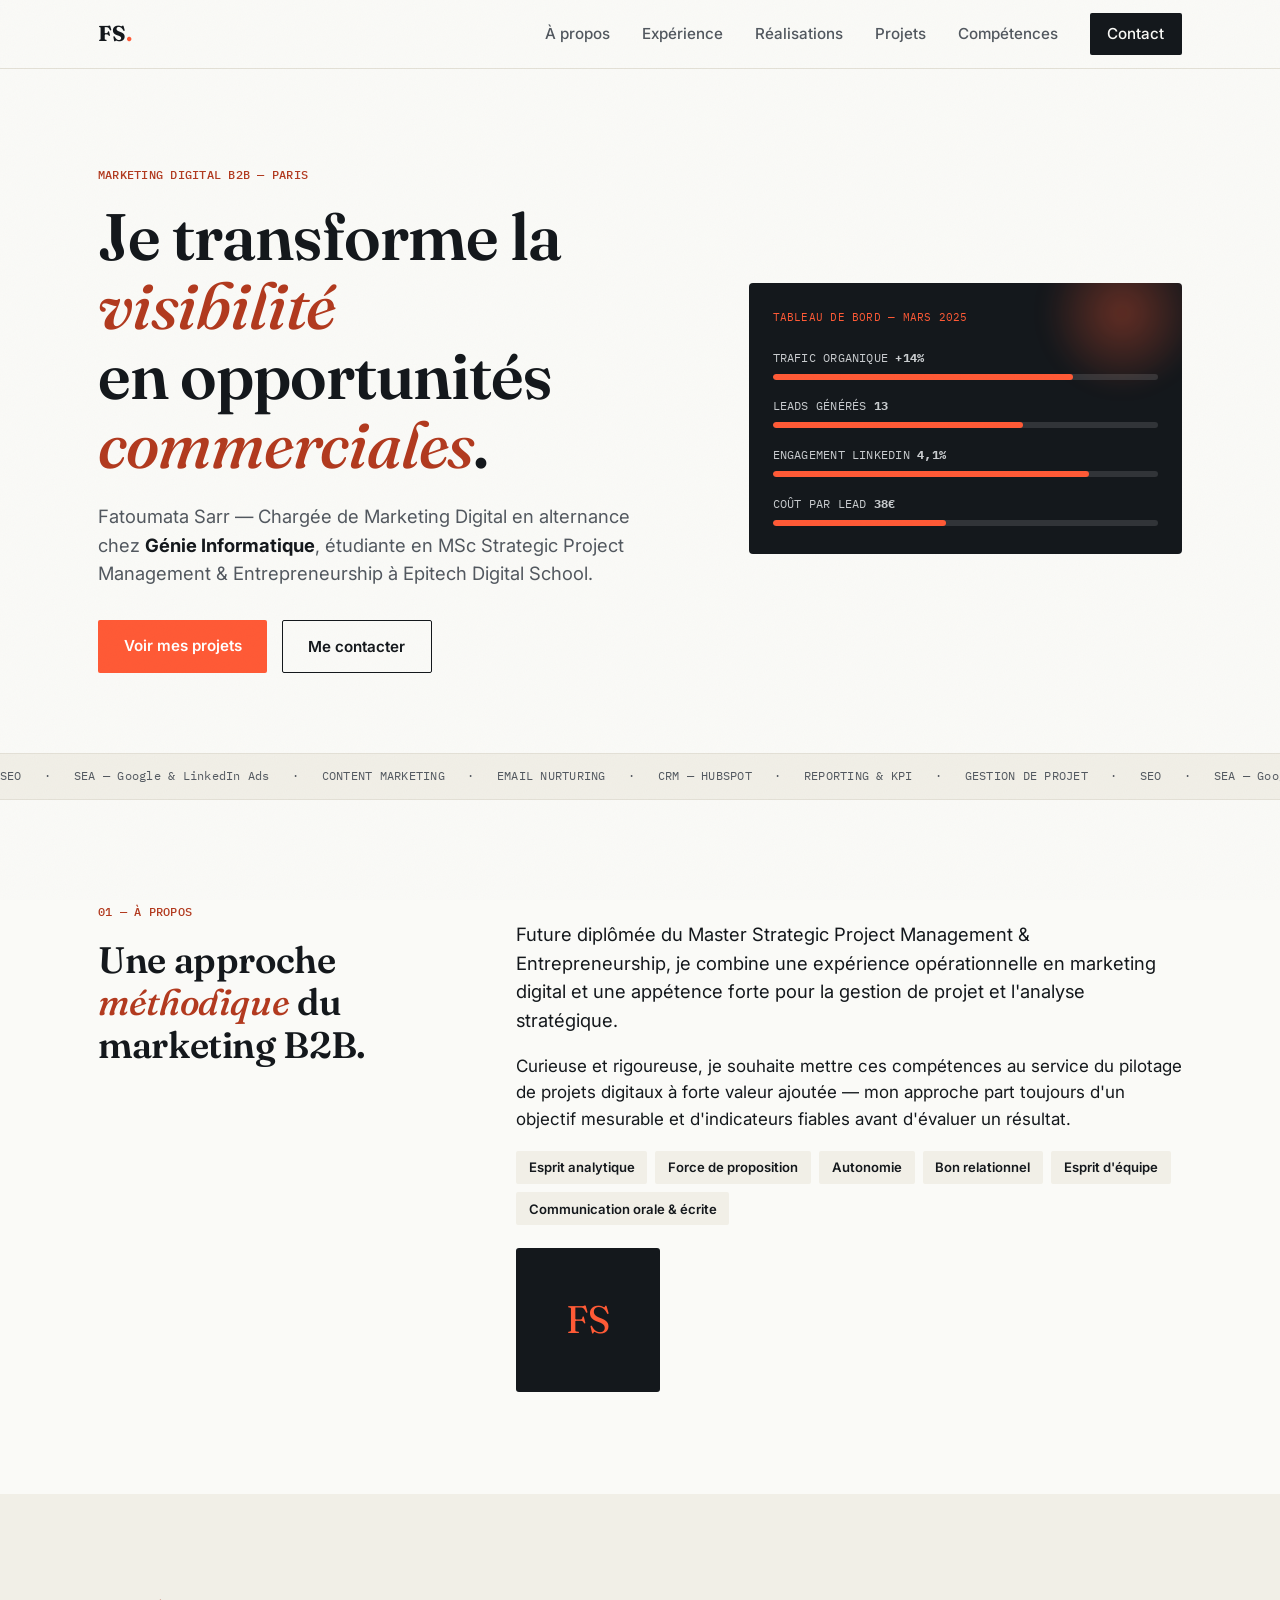
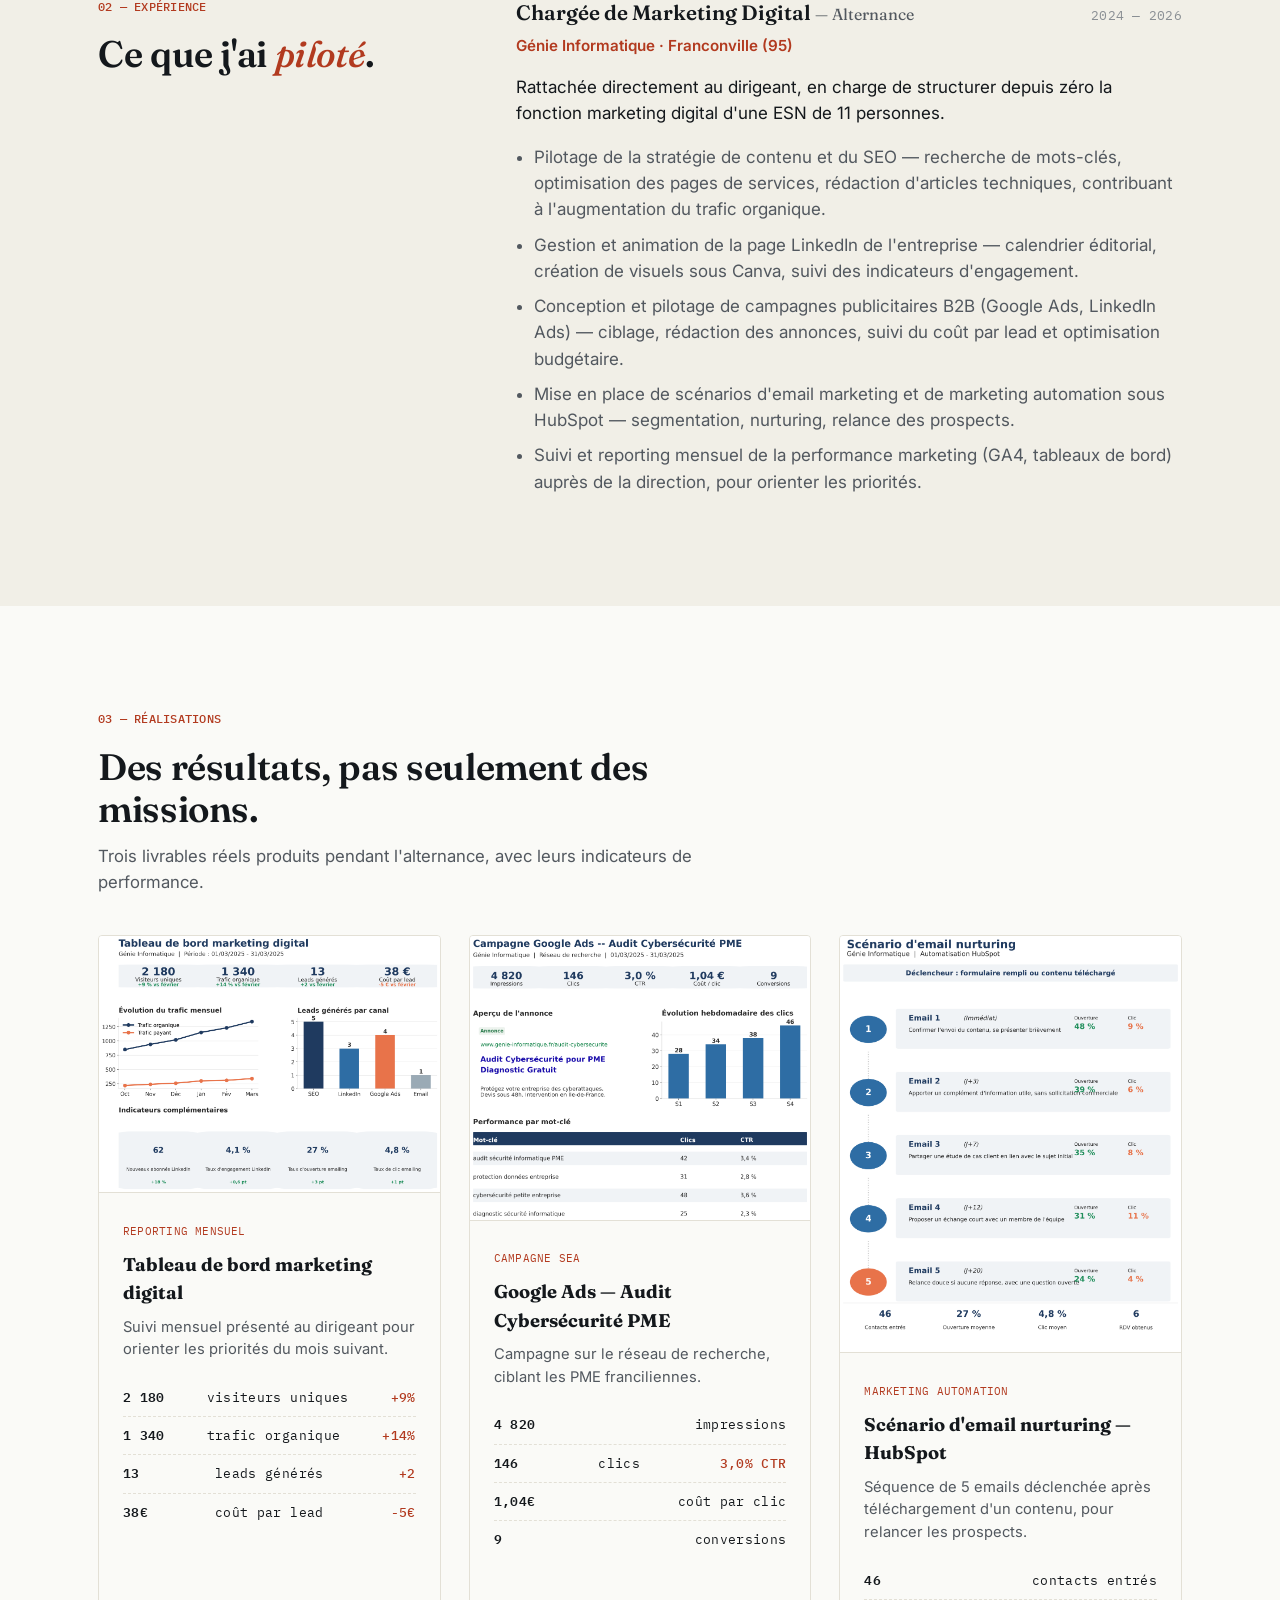
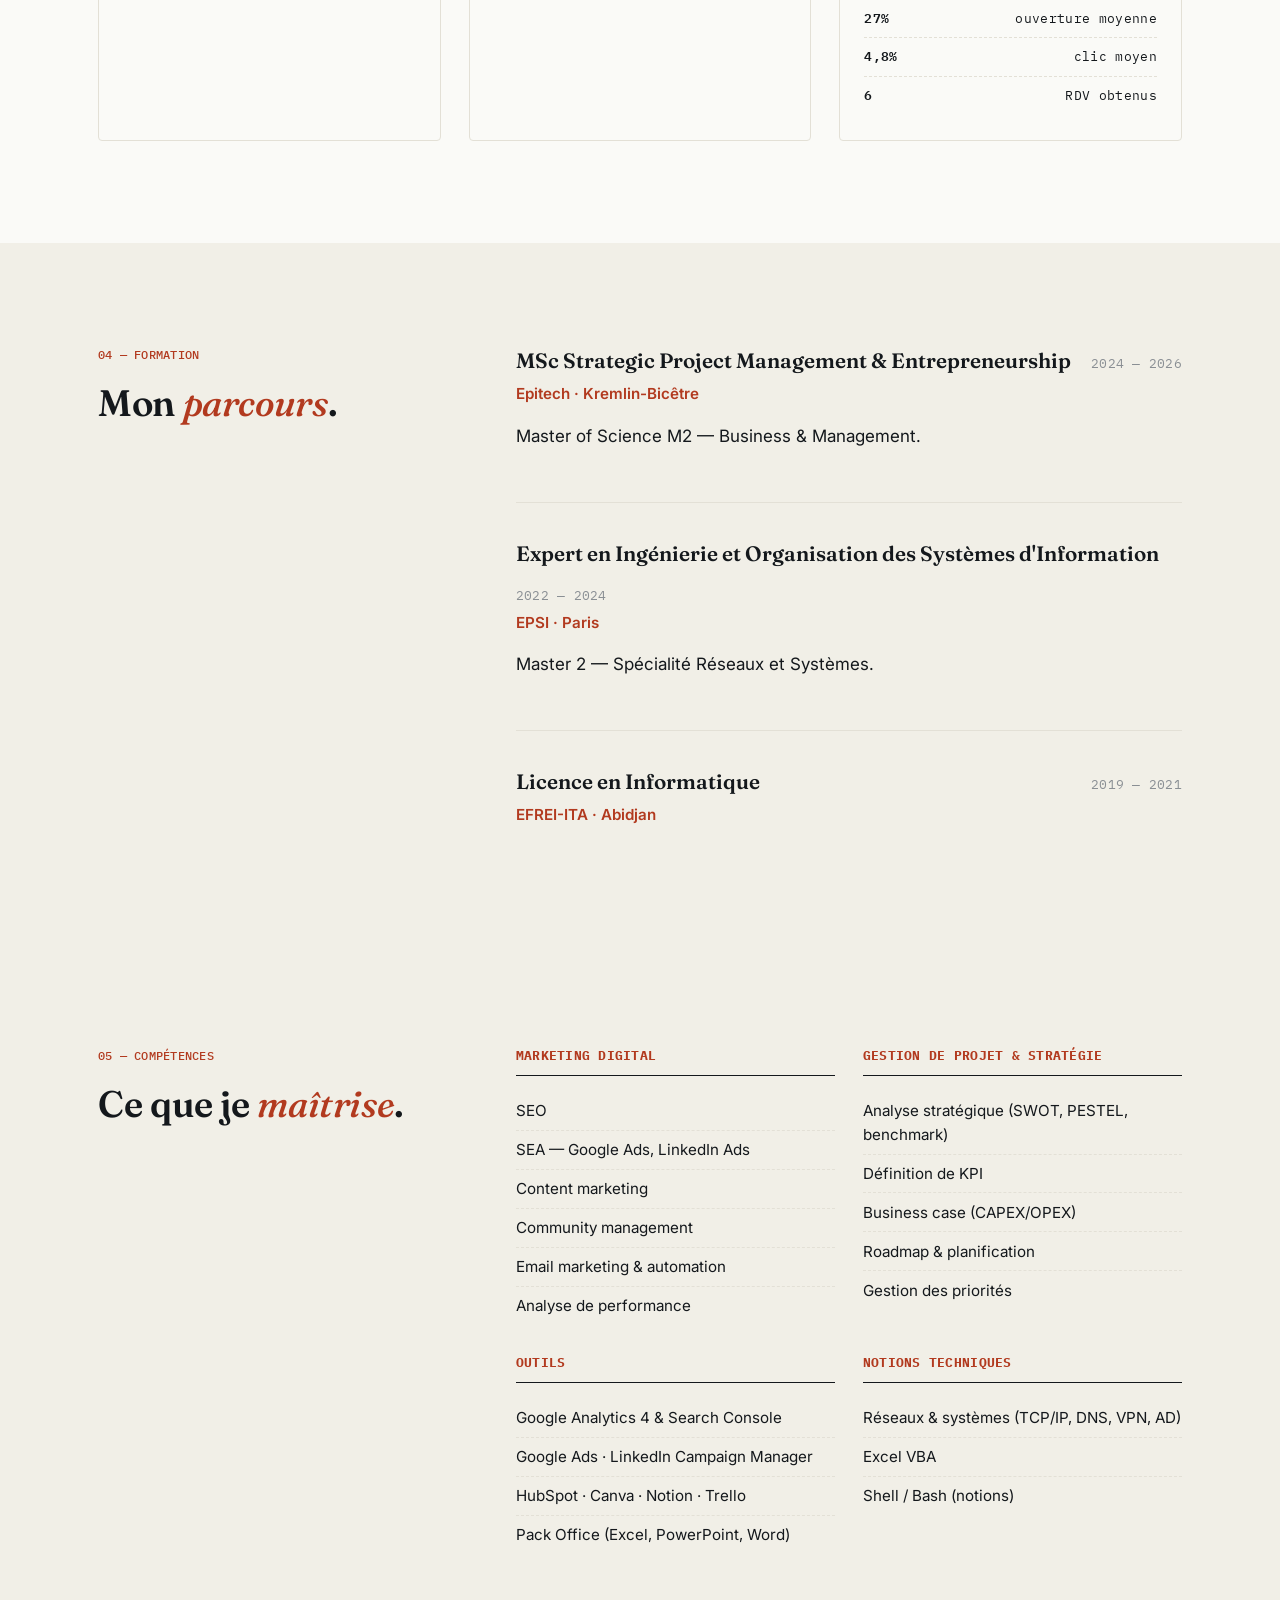
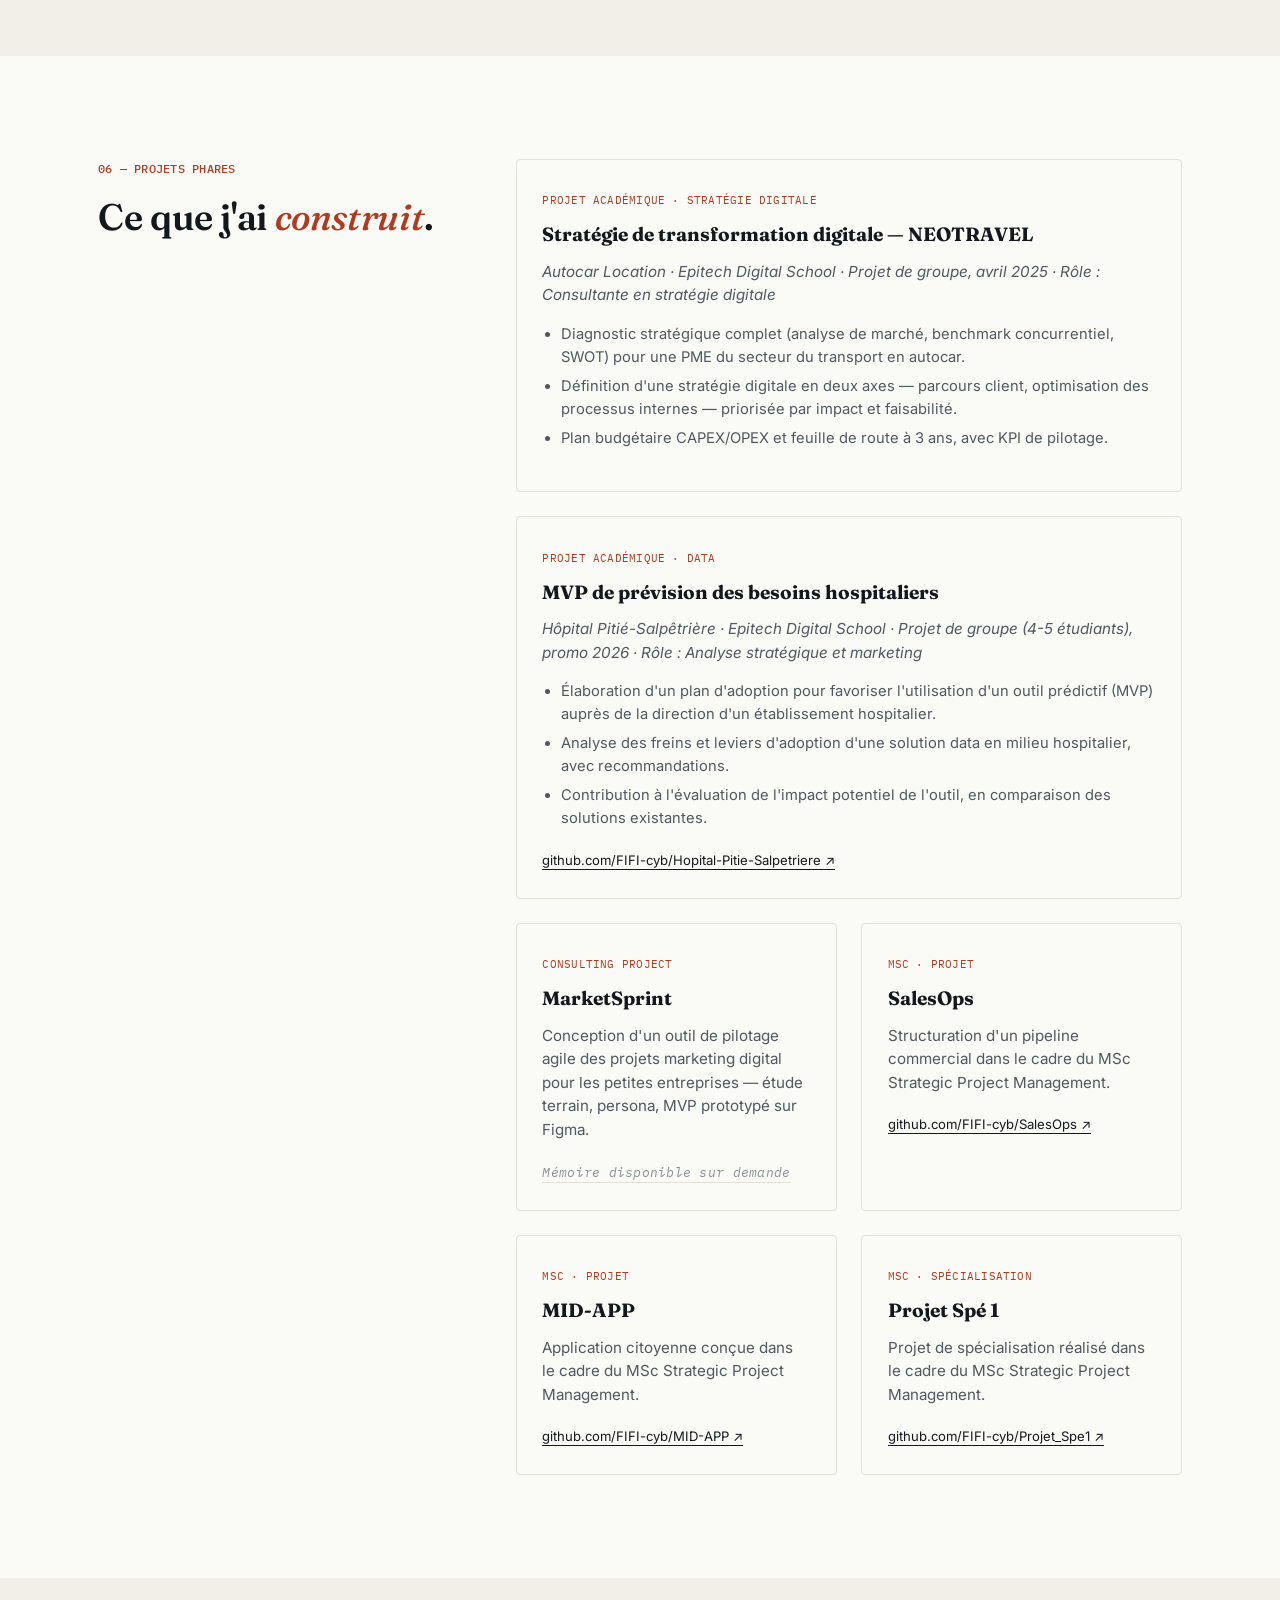
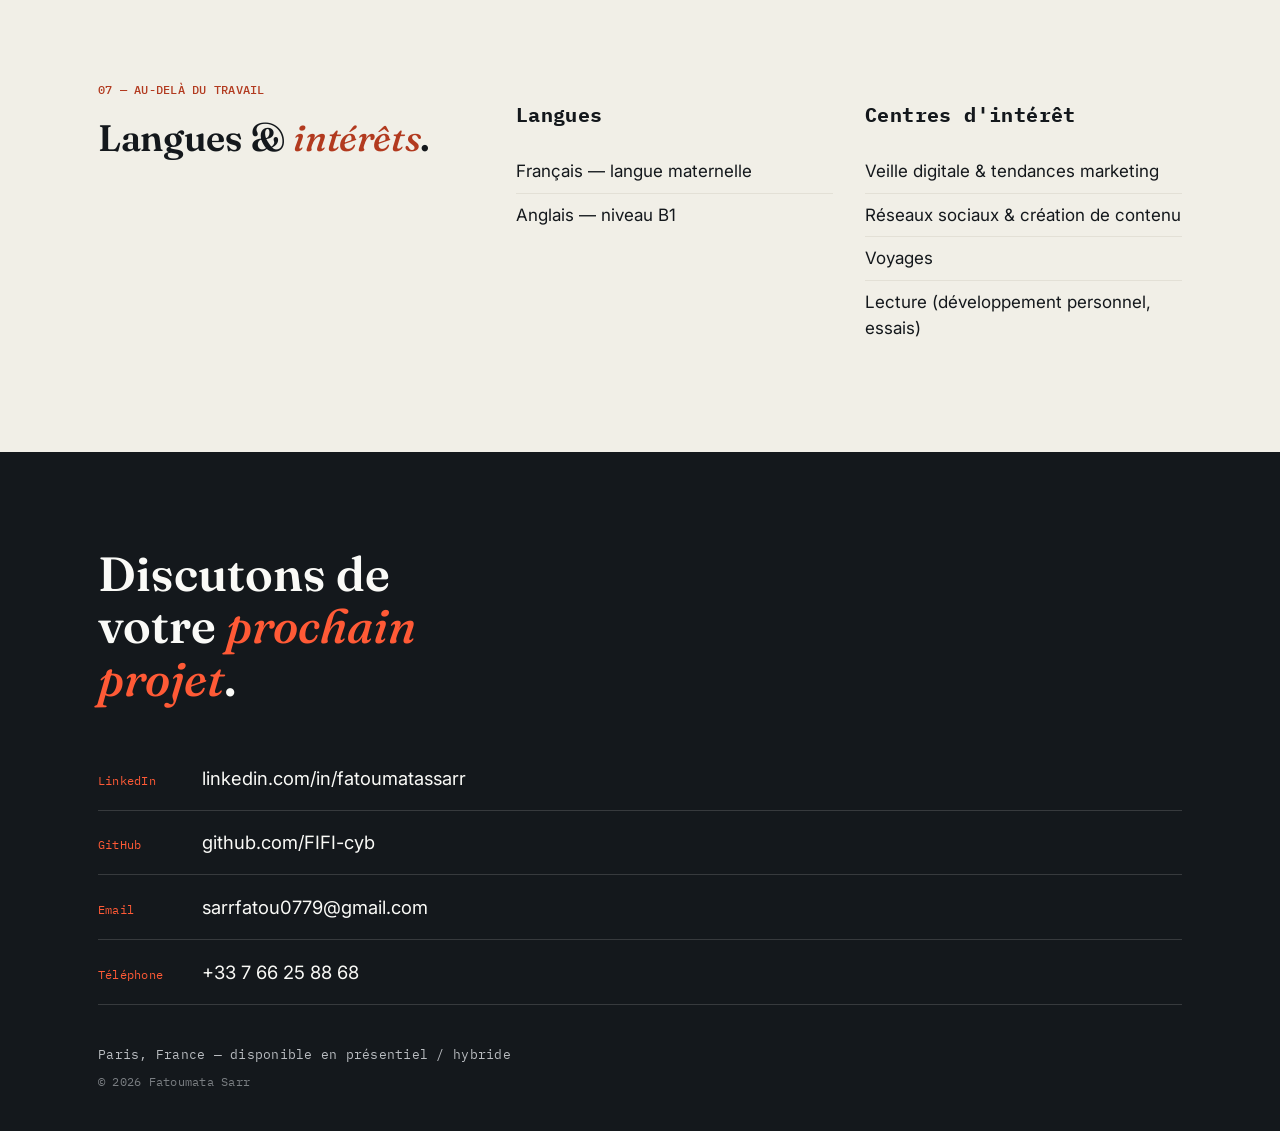
<file: index.html>
<!DOCTYPE html>
<html lang="fr">
<head>
<meta charset="UTF-8">
<meta name="viewport" content="width=device-width, initial-scale=1.0">
<title>Fatoumata Sarr — Marketing Digital &amp; Pilotage de projets</title>
<meta name="description" content="Portfolio de Fatoumata Sarr — Chargée de Marketing Digital en alternance chez Génie Informatique, étudiante MSc Strategic Project Management &amp; Entrepreneurship.">

<link rel="preconnect" href="https://fonts.googleapis.com">
<link rel="preconnect" href="https://fonts.gstatic.com" crossorigin>
<link href="https://fonts.googleapis.com/css2?family=Fraunces:ital,opsz,wght@0,9..144,400;0,9..144,600;0,9..144,700;1,9..144,500&family=Inter:wght@400;500;600;700&family=IBM+Plex+Mono:wght@400;500&display=swap" rel="stylesheet">

<link rel="stylesheet" href="style.css">
</head>
<body>

<div class="grain" aria-hidden="true"></div>

<a class="skip-link" href="#main">Aller au contenu</a>

<header class="site-header">
  <div class="wrap header-inner">
    <a href="#top" class="logo">FS<span class="dot">.</span></a>
    <button class="nav-toggle" id="navToggle" aria-expanded="false" aria-controls="primaryNav">
      <span></span><span></span><span></span>
      <span class="sr-only">Menu</span>
    </button>
    <nav id="primaryNav" class="primary-nav">
      <a href="#apropos">À&nbsp;propos</a>
      <a href="#experience">Expérience</a>
      <a href="#realisations">Réalisations</a>
      <a href="#projets">Projets</a>
      <a href="#competences">Compétences</a>
      <a href="#contact" class="nav-cta">Contact</a>
    </nav>
  </div>
</header>

<main id="main">

  <!-- ============ HERO ============ -->
  <section class="hero" id="top">
    <div class="wrap hero-grid">
      <div class="hero-copy">
        <p class="eyebrow mono">Marketing digital B2B — Paris</p>
        <h1 class="hero-title">
          Je transforme la <em>visibilité</em><br>
          en opportunités <em>commerciales</em>.
        </h1>
        <p class="hero-sub">
          Fatoumata Sarr — Chargée de Marketing Digital en alternance chez
          <strong>Génie Informatique</strong>, étudiante en MSc Strategic Project Management &amp; Entrepreneurship
          à Epitech Digital School.
        </p>
        <div class="hero-actions">
          <a href="#projets" class="btn btn-primary">Voir mes projets</a>
          <a href="#contact" class="btn btn-ghost">Me contacter</a>
        </div>
      </div>

      <div class="hero-card" aria-hidden="true">
        <div class="hero-card-glow"></div>
        <span class="hero-card-tag mono">tableau de bord — mars 2025</span>
        <div class="hero-card-row">
          <span class="hero-card-label mono">Trafic organique <b>+14%</b></span>
          <span class="hero-card-bar"><i style="width:78%"></i></span>
        </div>
        <div class="hero-card-row">
          <span class="hero-card-label mono">Leads générés <b>13</b></span>
          <span class="hero-card-bar"><i style="width:65%"></i></span>
        </div>
        <div class="hero-card-row">
          <span class="hero-card-label mono">Engagement LinkedIn <b>4,1%</b></span>
          <span class="hero-card-bar"><i style="width:82%"></i></span>
        </div>
        <div class="hero-card-row">
          <span class="hero-card-label mono">Coût par lead <b>38€</b></span>
          <span class="hero-card-bar"><i style="width:45%"></i></span>
        </div>
      </div>
    </div>

    <!-- signature KPI ticker -->
    <div class="ticker-wrap" role="presentation">
      <div class="ticker mono">
        <span>SEO</span><span>·</span>
        <span>SEA — Google &amp; LinkedIn Ads</span><span>·</span>
        <span>CONTENT MARKETING</span><span>·</span>
        <span>EMAIL NURTURING</span><span>·</span>
        <span>CRM — HUBSPOT</span><span>·</span>
        <span>REPORTING &amp; KPI</span><span>·</span>
        <span>GESTION DE PROJET</span><span>·</span>
        <span aria-hidden="true">SEO</span><span aria-hidden="true">·</span>
        <span aria-hidden="true">SEA — Google &amp; LinkedIn Ads</span><span aria-hidden="true">·</span>
        <span aria-hidden="true">CONTENT MARKETING</span><span aria-hidden="true">·</span>
        <span aria-hidden="true">EMAIL NURTURING</span><span aria-hidden="true">·</span>
        <span aria-hidden="true">CRM — HUBSPOT</span><span aria-hidden="true">·</span>
        <span aria-hidden="true">REPORTING &amp; KPI</span><span aria-hidden="true">·</span>
        <span aria-hidden="true">GESTION DE PROJET</span><span aria-hidden="true">·</span>
      </div>
    </div>
  </section>

  <!-- ============ À PROPOS ============ -->
  <section class="section" id="apropos">
    <div class="wrap section-grid">
      <div class="section-head">
        <p class="eyebrow mono">01 — À propos</p>
        <h2>Une approche <em>méthodique</em> du marketing B2B.</h2>
      </div>
      <div class="section-body">
        <p class="lede">
          Future diplômée du Master Strategic Project Management &amp; Entrepreneurship, je combine
          une expérience opérationnelle en marketing digital et une appétence forte pour la gestion
          de projet et l'analyse stratégique.
        </p>
        <p>
          Curieuse et rigoureuse, je souhaite mettre ces compétences au service du pilotage de projets
          digitaux à forte valeur ajoutée — mon approche part toujours d'un objectif mesurable et
          d'indicateurs fiables avant d'évaluer un résultat.
        </p>
        <ul class="points-forts">
          <li>Esprit analytique</li>
          <li>Force de proposition</li>
          <li>Autonomie</li>
          <li>Bon relationnel</li>
          <li>Esprit d'équipe</li>
          <li>Communication orale &amp; écrite</li>
        </ul>
        <div class="portrait" aria-hidden="true">
          <span class="portrait-initials">FS</span>
        </div>
      </div>
    </div>
  </section>

  <!-- ============ EXPÉRIENCE ============ -->
  <section class="section section-alt" id="experience">
    <div class="wrap section-grid">
      <div class="section-head">
        <p class="eyebrow mono">02 — Expérience</p>
        <h2>Ce que j'ai <em>piloté</em>.</h2>
      </div>
      <div class="section-body">

        <article class="xp-item">
          <div class="xp-top">
            <h3>Chargée de Marketing Digital <span class="xp-type">— Alternance</span></h3>
            <span class="xp-date mono">2024 — 2026</span>
          </div>
          <p class="xp-place">Génie Informatique · Franconville (95)</p>
          <p>
            Rattachée directement au dirigeant, en charge de structurer depuis zéro la fonction
            marketing digital d'une ESN de 11 personnes.
          </p>
          <ul class="xp-list">
            <li>Pilotage de la stratégie de contenu et du SEO — recherche de mots-clés, optimisation des pages de services, rédaction d'articles techniques, contribuant à l'augmentation du trafic organique.</li>
            <li>Gestion et animation de la page LinkedIn de l'entreprise — calendrier éditorial, création de visuels sous Canva, suivi des indicateurs d'engagement.</li>
            <li>Conception et pilotage de campagnes publicitaires B2B (Google Ads, LinkedIn Ads) — ciblage, rédaction des annonces, suivi du coût par lead et optimisation budgétaire.</li>
            <li>Mise en place de scénarios d'email marketing et de marketing automation sous HubSpot — segmentation, nurturing, relance des prospects.</li>
            <li>Suivi et reporting mensuel de la performance marketing (GA4, tableaux de bord) auprès de la direction, pour orienter les priorités.</li>
          </ul>
        </article>

      </div>
    </div>
  </section>

  <!-- ============ RÉALISATIONS ============ -->
  <section class="section" id="realisations">
    <div class="wrap">
      <div class="realisations-head">
        <p class="eyebrow mono">03 — Réalisations</p>
        <h2>Des résultats, pas seulement des missions.</h2>
        <p class="lede">Trois livrables réels produits pendant l'alternance, avec leurs indicateurs de performance.</p>
      </div>

      <div class="case-grid">

        <article class="case-card">
          <img src="dashboard.png" alt="Tableau de bord marketing digital — Génie Informatique, mars 2025" loading="lazy">
          <div class="case-body">
            <span class="project-tag mono">Reporting mensuel</span>
            <h3>Tableau de bord marketing digital</h3>
            <p>Suivi mensuel présenté au dirigeant pour orienter les priorités du mois suivant.</p>
            <ul class="case-stats mono">
              <li><b>2 180</b> visiteurs uniques <span>+9%</span></li>
              <li><b>1 340</b> trafic organique <span>+14%</span></li>
              <li><b>13</b> leads générés <span>+2</span></li>
              <li><b>38€</b> coût par lead <span>-5€</span></li>
            </ul>
          </div>
        </article>

        <article class="case-card">
          <img src="google-ads.png" alt="Campagne Google Ads — Audit Cybersécurité PME" loading="lazy">
          <div class="case-body">
            <span class="project-tag mono">Campagne SEA</span>
            <h3>Google Ads — Audit Cybersécurité PME</h3>
            <p>Campagne sur le réseau de recherche, ciblant les PME franciliennes.</p>
            <ul class="case-stats mono">
              <li><b>4 820</b> impressions</li>
              <li><b>146</b> clics <span>3,0% CTR</span></li>
              <li><b>1,04€</b> coût par clic</li>
              <li><b>9</b> conversions</li>
            </ul>
          </div>
        </article>

        <article class="case-card">
          <img src="email-nurturing.png" alt="Scénario d'email nurturing automatisé sous HubSpot" loading="lazy">
          <div class="case-body">
            <span class="project-tag mono">Marketing automation</span>
            <h3>Scénario d'email nurturing — HubSpot</h3>
            <p>Séquence de 5 emails déclenchée après téléchargement d'un contenu, pour relancer les prospects.</p>
            <ul class="case-stats mono">
              <li><b>46</b> contacts entrés</li>
              <li><b>27%</b> ouverture moyenne</li>
              <li><b>4,8%</b> clic moyen</li>
              <li><b>6</b> RDV obtenus</li>
            </ul>
          </div>
        </article>

      </div>
    </div>
  </section>

  <!-- ============ FORMATION ============ -->
  <section class="section section-alt" id="formation">
    <div class="wrap section-grid">
      <div class="section-head">
        <p class="eyebrow mono">04 — Formation</p>
        <h2>Mon <em>parcours</em>.</h2>
      </div>
      <div class="section-body">
        <article class="xp-item">
          <div class="xp-top">
            <h3>MSc Strategic Project Management &amp; Entrepreneurship</h3>
            <span class="xp-date mono">2024 — 2026</span>
          </div>
          <p class="xp-place">Epitech · Kremlin-Bicêtre</p>
          <p>Master of Science M2 — Business &amp; Management.</p>
        </article>

        <article class="xp-item">
          <div class="xp-top">
            <h3>Expert en Ingénierie et Organisation des Systèmes d'Information</h3>
            <span class="xp-date mono">2022 — 2024</span>
          </div>
          <p class="xp-place">EPSI · Paris</p>
          <p>Master 2 — Spécialité Réseaux et Systèmes.</p>
        </article>

        <article class="xp-item">
          <div class="xp-top">
            <h3>Licence en Informatique</h3>
            <span class="xp-date mono">2019 — 2021</span>
          </div>
          <p class="xp-place">EFREI-ITA · Abidjan</p>
        </article>
      </div>
    </div>
  </section>

  <!-- ============ COMPÉTENCES ============ -->
  <section class="section section-alt" id="competences">
    <div class="wrap section-grid">
      <div class="section-head">
        <p class="eyebrow mono">05 — Compétences</p>
        <h2>Ce que je <em>maîtrise</em>.</h2>
      </div>
      <div class="section-body">
        <div class="skills-grid skills-grid-4">
          <div class="skill-card">
            <h3 class="mono">Marketing digital</h3>
            <ul>
              <li>SEO</li>
              <li>SEA — Google Ads, LinkedIn Ads</li>
              <li>Content marketing</li>
              <li>Community management</li>
              <li>Email marketing &amp; automation</li>
              <li>Analyse de performance</li>
            </ul>
          </div>
          <div class="skill-card">
            <h3 class="mono">Gestion de projet &amp; stratégie</h3>
            <ul>
              <li>Analyse stratégique (SWOT, PESTEL, benchmark)</li>
              <li>Définition de KPI</li>
              <li>Business case (CAPEX/OPEX)</li>
              <li>Roadmap &amp; planification</li>
              <li>Gestion des priorités</li>
            </ul>
          </div>
          <div class="skill-card">
            <h3 class="mono">Outils</h3>
            <ul>
              <li>Google Analytics 4 &amp; Search Console</li>
              <li>Google Ads · LinkedIn Campaign Manager</li>
              <li>HubSpot · Canva · Notion · Trello</li>
              <li>Pack Office (Excel, PowerPoint, Word)</li>
            </ul>
          </div>
          <div class="skill-card">
            <h3 class="mono">Notions techniques</h3>
            <ul>
              <li>Réseaux &amp; systèmes (TCP/IP, DNS, VPN, AD)</li>
              <li>Excel VBA</li>
              <li>Shell / Bash (notions)</li>
            </ul>
          </div>
        </div>
      </div>
    </div>
  </section>

  <!-- ============ PROJETS ============ -->
  <section class="section" id="projets">
    <div class="wrap section-grid">
      <div class="section-head">
        <p class="eyebrow mono">06 — Projets phares</p>
        <h2>Ce que j'ai <em>construit</em>.</h2>
      </div>
      <div class="section-body">
        <div class="projects-grid">

          <article class="project-card project-card-rich">
            <span class="project-tag mono">Projet académique · Stratégie digitale</span>
            <h3>Stratégie de transformation digitale — NEOTRAVEL</h3>
            <p class="project-role">Autocar Location · Epitech Digital School · Projet de groupe, avril 2025 · Rôle : Consultante en stratégie digitale</p>
            <ul class="project-bullets">
              <li>Diagnostic stratégique complet (analyse de marché, benchmark concurrentiel, SWOT) pour une PME du secteur du transport en autocar.</li>
              <li>Définition d'une stratégie digitale en deux axes — parcours client, optimisation des processus internes — priorisée par impact et faisabilité.</li>
              <li>Plan budgétaire CAPEX/OPEX et feuille de route à 3 ans, avec KPI de pilotage.</li>
            </ul>
          </article>

          <article class="project-card project-card-rich">
            <span class="project-tag mono">Projet académique · Data</span>
            <h3>MVP de prévision des besoins hospitaliers</h3>
            <p class="project-role">Hôpital Pitié-Salpêtrière · Epitech Digital School · Projet de groupe (4-5 étudiants), promo 2026 · Rôle : Analyse stratégique et marketing</p>
            <ul class="project-bullets">
              <li>Élaboration d'un plan d'adoption pour favoriser l'utilisation d'un outil prédictif (MVP) auprès de la direction d'un établissement hospitalier.</li>
              <li>Analyse des freins et leviers d'adoption d'une solution data en milieu hospitalier, avec recommandations.</li>
              <li>Contribution à l'évaluation de l'impact potentiel de l'outil, en comparaison des solutions existantes.</li>
            </ul>
            <a class="project-link" href="https://github.com/FIFI-cyb/Hopital-Pitie-Salpetriere" target="_blank" rel="noopener">
              github.com/FIFI-cyb/Hopital-Pitie-Salpetriere ↗
            </a>
          </article>

          <article class="project-card">
            <span class="project-tag mono">Consulting Project</span>
            <h3>MarketSprint</h3>
            <p>Conception d'un outil de pilotage agile des projets marketing digital pour les
              petites entreprises — étude terrain, persona, MVP prototypé sur Figma.</p>
            <span class="project-link-placeholder mono">Mémoire disponible sur demande</span>
          </article>

          <article class="project-card">
            <span class="project-tag mono">MSc · Projet</span>
            <h3>SalesOps</h3>
            <p>Structuration d'un pipeline commercial dans le cadre du MSc Strategic Project Management.</p>
            <a class="project-link" href="https://github.com/FIFI-cyb/SalesOps" target="_blank" rel="noopener">
              github.com/FIFI-cyb/SalesOps ↗
            </a>
          </article>

          <article class="project-card">
            <span class="project-tag mono">MSc · Projet</span>
            <h3>MID-APP</h3>
            <p>Application citoyenne conçue dans le cadre du MSc Strategic Project Management.</p>
            <a class="project-link" href="https://github.com/FIFI-cyb/MID-APP" target="_blank" rel="noopener">
              github.com/FIFI-cyb/MID-APP ↗
            </a>
          </article>

          <article class="project-card">
            <span class="project-tag mono">MSc · Spécialisation</span>
            <h3>Projet Spé 1</h3>
            <p>Projet de spécialisation réalisé dans le cadre du MSc Strategic Project Management.</p>
            <a class="project-link" href="https://github.com/FIFI-cyb/Projet_Spe1" target="_blank" rel="noopener">
              github.com/FIFI-cyb/Projet_Spe1 ↗
            </a>
          </article>

        </div>
      </div>
    </div>
  </section>

  <!-- ============ LANGUES / INTÉRÊTS ============ -->
  <section class="section section-alt">
    <div class="wrap section-grid">
      <div class="section-head">
        <p class="eyebrow mono">07 — Au-delà du travail</p>
        <h2>Langues &amp; <em>intérêts</em>.</h2>
      </div>
      <div class="section-body two-col">
        <div>
          <h3 class="mono small-h">Langues</h3>
          <ul class="plain-list">
            <li>Français — langue maternelle</li>
            <li>Anglais — niveau B1</li>
          </ul>
        </div>
        <div>
          <h3 class="mono small-h">Centres d'intérêt</h3>
          <ul class="plain-list">
            <li>Veille digitale &amp; tendances marketing</li>
            <li>Réseaux sociaux &amp; création de contenu</li>
            <li>Voyages</li>
            <li>Lecture (développement personnel, essais)</li>
          </ul>
        </div>
      </div>
    </div>
  </section>

</main>

<!-- ============ CONTACT / FOOTER ============ -->
<footer class="footer" id="contact">
  <div class="wrap footer-inner">
    <h2>Discutons de votre <em>prochain projet</em>.</h2>
    <div class="contact-links">
      <a href="https://www.linkedin.com/in/fatoumatassarr/" target="_blank" rel="noopener" class="contact-link">
        <span class="mono">LinkedIn</span> linkedin.com/in/fatoumatassarr
      </a>
      <a href="https://github.com/FIFI-cyb" target="_blank" rel="noopener" class="contact-link">
        <span class="mono">GitHub</span> github.com/FIFI-cyb
      </a>
      <a href="mailto:sarrfatou0779@gmail.com" class="contact-link">
        <span class="mono">Email</span> sarrfatou0779@gmail.com
      </a>
      <a href="tel:+33766258868" class="contact-link">
        <span class="mono">Téléphone</span> +33 7 66 25 88 68
      </a>
    </div>
    <p class="footer-meta mono">Paris, France — disponible en présentiel / hybride</p>
    <p class="footer-copy mono">© <span id="year"></span> Fatoumata Sarr</p>
  </div>
</footer>

<script src="script.js"></script>
</body>
</html>
</file>
<file: style.css>
/* =========================================================
   Fatoumata Sarr — Portfolio
   Design tokens
   Paper / ink / one signal accent. Display serif + body sans + mono utility.
   ========================================================= */
:root{
  --paper: #FAFAF7;
  --paper-alt: #F1EFE7;
  --ink: #14181C;
  --ink-soft: #52585F;
  --ink-faint: #8A8F94;
  --accent: #FF5A36;
  --accent-ink: #B23A1F;
  --line: #E3E0D6;
  --line-strong: #14181C;

  --font-display: "Fraunces", Georgia, serif;
  --font-body: "Inter", -apple-system, BlinkMacSystemFont, "Segoe UI", sans-serif;
  --font-mono: "IBM Plex Mono", ui-monospace, SFMono-Regular, monospace;

  --maxw: 1180px;
  --pad: clamp(1.25rem, 4vw, 3rem);
}

*, *::before, *::after{ box-sizing: border-box; }
html{ scroll-behavior: smooth; }
@media (prefers-reduced-motion: reduce){
  html{ scroll-behavior: auto; }
  *{ animation-duration: 0.001ms !important; animation-iteration-count: 1 !important; transition-duration: 0.001ms !important; }
}

body{
  margin: 0;
  background: var(--paper);
  color: var(--ink);
  font-family: var(--font-body);
  font-size: 17px;
  line-height: 1.55;
  -webkit-font-smoothing: antialiased;
  overflow-x: hidden;
}

.mono{ font-family: var(--font-mono); letter-spacing: 0.02em; }

.sr-only{
  position: absolute; width: 1px; height: 1px; padding: 0; margin: -1px;
  overflow: hidden; clip: rect(0,0,0,0); white-space: nowrap; border: 0;
}
.skip-link{
  position: absolute; left: -999px; top: 0; background: var(--ink); color: var(--paper);
  padding: 0.75rem 1.25rem; z-index: 200; font-family: var(--font-mono); font-size: 0.85rem;
}
.skip-link:focus{ left: 1rem; top: 1rem; }

:focus-visible{
  outline: 2px solid var(--accent);
  outline-offset: 3px;
}

.wrap{
  max-width: var(--maxw);
  margin: 0 auto;
  padding-left: var(--pad);
  padding-right: var(--pad);
}

/* subtle paper grain for texture, purely decorative */
.grain{
  position: fixed; inset: 0; pointer-events: none; z-index: 999;
  opacity: 0.035; mix-blend-mode: multiply;
  background-image: url("data:image/svg+xml,%3Csvg xmlns='http://www.w3.org/2000/svg' width='120' height='120'%3E%3Cfilter id='n'%3E%3CfeTurbulence type='fractalNoise' baseFrequency='0.9' numOctaves='2' stitchTiles='stitch'/%3E%3C/filter%3E%3Crect width='100%25' height='100%25' filter='url(%23n)'/%3E%3C/svg%3E");
}

/* ---------- Header ---------- */
.site-header{
  position: sticky; top: 0; z-index: 100;
  background: rgba(250,250,247,0.86);
  backdrop-filter: blur(8px);
  border-bottom: 1px solid var(--line);
}
.header-inner{
  display: flex; align-items: center; justify-content: space-between;
  height: 4.25rem;
}
.logo{
  font-family: var(--font-display); font-weight: 700; font-size: 1.35rem;
  color: var(--ink); text-decoration: none; letter-spacing: -0.01em;
}
.logo .dot{ color: var(--accent); }

.primary-nav{ display: flex; align-items: center; gap: 2rem; }
.primary-nav a{
  color: var(--ink-soft); text-decoration: none; font-size: 0.95rem; font-weight: 500;
  transition: color 0.15s ease;
}
.primary-nav a:hover{ color: var(--ink); }
.primary-nav .nav-cta{
  color: var(--paper); background: var(--ink); padding: 0.55rem 1.1rem; border-radius: 2px;
}
.primary-nav .nav-cta:hover{ background: var(--accent-ink); }

.nav-toggle{
  display: none; flex-direction: column; gap: 5px; background: none; border: 0; cursor: pointer;
  padding: 0.5rem;
}
.nav-toggle span{ width: 22px; height: 2px; background: var(--ink); display: block; }

@media (max-width: 780px){
  .nav-toggle{ display: flex; }
  .primary-nav{
    position: absolute; top: 4.25rem; left: 0; right: 0;
    background: var(--paper); border-bottom: 1px solid var(--line);
    flex-direction: column; align-items: flex-start; gap: 0;
    max-height: 0; overflow: hidden; transition: max-height 0.25s ease;
  }
  .primary-nav.open{ max-height: 20rem; }
  .primary-nav a{ padding: 1rem var(--pad); width: 100%; border-bottom: 1px solid var(--line); }
  .primary-nav .nav-cta{ border-radius: 0; text-align: center; }
}

/* ---------- Hero ---------- */
.hero{ padding-top: clamp(3rem, 8vw, 6rem); }
.hero-grid{
  display: grid; grid-template-columns: 1.15fr 0.85fr; gap: clamp(2rem, 5vw, 4rem);
  align-items: center;
}
.hero-copy, .hero-card{ min-width: 0; }
@media (max-width: 900px){ .hero-grid{ grid-template-columns: 1fr; } }

.eyebrow{
  text-transform: uppercase; font-size: 0.78rem; color: var(--accent-ink);
  font-weight: 500; margin: 0 0 1.1rem;
}

.hero-title{
  font-family: var(--font-display); font-weight: 600;
  font-size: clamp(2.4rem, 5.2vw, 4.1rem); line-height: 1.06; letter-spacing: -0.015em;
  margin: 0 0 1.4rem;
}
.hero-title em{ font-style: italic; font-weight: 500; color: var(--accent-ink); }

.hero-sub{
  font-size: 1.15rem; color: var(--ink-soft); max-width: 34rem; margin: 0 0 2rem;
}
.hero-sub strong{ color: var(--ink); }

.hero-actions{ display: flex; gap: 0.9rem; flex-wrap: wrap; }
.btn{
  display: inline-block; text-decoration: none; font-weight: 600; font-size: 0.95rem;
  padding: 0.85rem 1.6rem; border-radius: 2px; transition: transform 0.15s ease, background 0.15s ease;
}
.btn-primary{ background: var(--accent); color: #fff; }
.btn-primary:hover{ background: var(--accent-ink); transform: translateY(-1px); }
.btn-ghost{ background: transparent; color: var(--ink); border: 1.5px solid var(--line-strong); }
.btn-ghost:hover{ background: var(--ink); color: var(--paper); }

/* hero dashboard card — the signature motif */
.hero-card{
  position: relative; background: var(--ink); color: var(--paper);
  padding: 1.6rem 1.5rem 1.8rem; border-radius: 4px; overflow: hidden;
}
.hero-card-glow{
  position: absolute; width: 160px; height: 160px; right: -20px; top: -50px;
  background: radial-gradient(circle, var(--accent) 0%, transparent 70%);
  opacity: 0.35; filter: blur(10px);
}
.hero-card-tag{
  display: block; font-size: 0.7rem; text-transform: uppercase; color: var(--accent);
  margin-bottom: 1.4rem; position: relative;
}
.hero-card-row{ margin-bottom: 1.1rem; position: relative; }
.hero-card-row:last-child{ margin-bottom: 0; }
.hero-card-label{
  display: block; font-size: 0.72rem; text-transform: uppercase; color: #C9CCCF; margin-bottom: 0.45rem;
}
.hero-card-bar{ display: block; height: 6px; background: rgba(255,255,255,0.12); border-radius: 3px; overflow: hidden; }
.hero-card-bar i{ display: block; height: 100%; background: var(--accent); border-radius: 3px; }

/* ticker — signature element */
.ticker-wrap{
  margin-top: clamp(3rem, 7vw, 5rem);
  border-top: 1px solid var(--line); border-bottom: 1px solid var(--line);
  overflow: hidden; overflow: clip; background: var(--paper-alt);
}
.ticker{
  display: flex; white-space: nowrap; gap: 1.4rem; padding: 0.8rem 0;
  animation: ticker-scroll 32s linear infinite;
  font-size: 0.78rem; color: var(--ink-soft);
}
.ticker span{ flex: none; }
@keyframes ticker-scroll{
  from{ transform: translateX(0); }
  to{ transform: translateX(-50%); }
}
@media (prefers-reduced-motion: reduce){
  .ticker{ animation: none; overflow-x: auto; }
}

/* ---------- Sections ---------- */
.section{ padding: clamp(3.5rem, 8vw, 6.5rem) 0; }
.section-alt{ background: var(--paper-alt); }

.section-grid{
  display: grid; grid-template-columns: 0.85fr 1.6fr; gap: clamp(2rem, 5vw, 4rem);
}
.section-head, .section-body{ min-width: 0; }
@media (max-width: 860px){ .section-grid{ grid-template-columns: 1fr; } }

.section-head h2{
  font-family: var(--font-display); font-weight: 600; font-size: clamp(1.7rem, 3vw, 2.3rem);
  line-height: 1.15; margin: 0; letter-spacing: -0.01em;
}
.section-head h2 em{ font-style: italic; color: var(--accent-ink); font-weight: 500; }

.lede{ font-size: 1.15rem; color: var(--ink); }

.portrait{
  margin-top: 1.4rem; width: 9rem; height: 9rem; border-radius: 3px;
  background: var(--ink); display: flex; align-items: center; justify-content: center;
}
.portrait-initials{ font-family: var(--font-display); color: var(--accent); font-size: 2.4rem; }

.points-forts{ list-style: none; margin: 1.2rem 0 0; padding: 0; display: flex; flex-wrap: wrap; gap: 0.5rem; }
.points-forts li{
  background: var(--chip-bg, var(--paper-alt)); color: var(--ink);
  font-size: 0.82rem; font-weight: 600; padding: 0.4rem 0.8rem; border-radius: 2px;
}

/* ---------- Experience / Formation ---------- */
.xp-item{ padding-bottom: 2.2rem; margin-bottom: 2.2rem; border-bottom: 1px solid var(--line); }
.xp-item:last-child{ border-bottom: none; margin-bottom: 0; padding-bottom: 0; }
.xp-top{
  display: flex; justify-content: space-between; align-items: baseline; gap: 1rem; flex-wrap: wrap;
}
.xp-top h3{ font-family: var(--font-display); font-size: 1.3rem; font-weight: 600; margin: 0; }
.xp-type{ font-weight: 400; color: var(--ink-soft); font-size: 1rem; }
.xp-date{ font-size: 0.8rem; color: var(--ink-faint); white-space: nowrap; }
.xp-place{ color: var(--accent-ink); font-weight: 600; margin: 0.3rem 0 0.9rem; font-size: 0.95rem; }
.xp-list{ margin: 0.9rem 0 0; padding-left: 1.15rem; }
.xp-list li{ margin-bottom: 0.55rem; color: var(--ink-soft); }

.placeholder-block{ opacity: 0.75; }
.placeholder-note{
  color: var(--accent-ink); font-style: italic; font-size: 0.92rem;
  border-left: 2px dashed var(--accent); padding-left: 0.7rem;
}

/* ---------- Réalisations (case studies) ---------- */
.realisations-head{ max-width: 42rem; margin-bottom: 2.5rem; }
.realisations-head h2{
  font-family: var(--font-display); font-weight: 600; font-size: clamp(1.7rem, 3vw, 2.3rem);
  line-height: 1.15; margin: 0.3rem 0 0.8rem; letter-spacing: -0.01em;
}
.realisations-head .lede{ margin: 0; color: var(--ink-soft); font-size: 1.05rem; }

.case-grid{ display: grid; grid-template-columns: repeat(3, 1fr); gap: 1.75rem; }
@media (max-width: 980px){ .case-grid{ grid-template-columns: 1fr; } }

.case-card{
  background: var(--paper); border: 1px solid var(--line); border-radius: 4px; overflow: hidden;
  display: flex; flex-direction: column; transition: border-color 0.15s ease, transform 0.15s ease;
}
.case-card:hover{ border-color: var(--ink); transform: translateY(-2px); }
.case-card img{ width: 100%; height: auto; display: block; border-bottom: 1px solid var(--line); }
.case-body{ padding: 1.4rem 1.5rem 1.6rem; }
.case-body h3{ font-family: var(--font-display); font-size: 1.15rem; margin: 0 0 0.5rem; }
.case-body p{ color: var(--ink-soft); font-size: 0.92rem; margin: 0 0 1.1rem; }

.case-stats{ list-style: none; margin: 0; padding: 0; }
.case-stats li{
  display: flex; justify-content: space-between; align-items: baseline;
  padding: 0.5rem 0; border-bottom: 1px dashed var(--line); font-size: 0.82rem; color: var(--ink);
}
.case-stats li:last-child{ border-bottom: none; }
.case-stats b{ font-weight: 600; }
.case-stats span{ color: var(--accent-ink); font-weight: 500; }

/* ---------- Skills ---------- */
.skills-grid{ display: grid; grid-template-columns: repeat(3, 1fr); gap: 1.75rem; }
.skills-grid-4{ grid-template-columns: repeat(2, 1fr); }
@media (max-width: 780px){ .skills-grid{ grid-template-columns: 1fr; } }
.skill-card h3.small-h, .skill-card h3{
  text-transform: uppercase; font-size: 0.8rem; color: var(--accent-ink); margin: 0 0 1rem;
  padding-bottom: 0.6rem; border-bottom: 1px solid var(--line-strong);
}
.skill-card ul{ list-style: none; margin: 0; padding: 0; }
.skill-card li{ padding: 0.45rem 0; border-bottom: 1px dashed var(--line); font-size: 0.95rem; }
.skill-card li:last-child{ border-bottom: none; }

/* ---------- Projects ---------- */
.projects-grid{ display: grid; grid-template-columns: repeat(2, 1fr); gap: 1.5rem; }
@media (max-width: 780px){ .projects-grid{ grid-template-columns: 1fr; } }
.project-card-rich{ grid-column: 1 / -1; }
.project-role{ color: var(--ink-soft); font-size: 0.85rem; font-style: italic; margin: 0 0 0.8rem; }
.project-bullets{ margin: 0 0 1rem; padding-left: 1.15rem; }
.project-bullets li{ color: var(--ink-soft); font-size: 0.92rem; margin-bottom: 0.4rem; }
.project-card{
  background: var(--paper); border: 1px solid var(--line); border-radius: 4px;
  padding: 1.6rem; transition: border-color 0.15s ease, transform 0.15s ease;
}
.project-card:hover{ border-color: var(--ink); transform: translateY(-2px); }
.project-tag{
  display: inline-block; font-size: 0.68rem; text-transform: uppercase; color: var(--accent-ink);
  margin-bottom: 0.7rem;
}
.project-card h3{ font-family: var(--font-display); font-size: 1.2rem; margin: 0 0 0.6rem; }
.project-card p{ color: var(--ink-soft); font-size: 0.95rem; margin: 0 0 1rem; }
.project-link, .project-link-placeholder{
  font-size: 0.82rem; text-decoration: none; color: var(--ink);
  border-bottom: 1px solid var(--ink); padding-bottom: 1px;
}
.project-link:hover{ color: var(--accent-ink); border-color: var(--accent-ink); }
.project-link-placeholder{ color: var(--ink-faint); border-color: var(--line); font-style: italic; }

/* ---------- Langues / intérêts ---------- */
.two-col{ display: grid; grid-template-columns: 1fr 1fr; gap: 2rem; }
@media (max-width: 640px){ .two-col{ grid-template-columns: 1fr; } }
.plain-list{ list-style: none; margin: 0; padding: 0; }
.plain-list li{ padding: 0.5rem 0; border-bottom: 1px solid var(--line); }
.plain-list li:last-child{ border-bottom: none; }

/* ---------- Footer / Contact ---------- */
.footer{ background: var(--ink); color: var(--paper); padding: clamp(3.5rem, 8vw, 6rem) 0 2.5rem; }
.footer-inner h2{
  font-family: var(--font-display); font-weight: 600; font-size: clamp(2rem, 4.5vw, 3rem);
  margin: 0 0 2.5rem; max-width: 24rem; line-height: 1.1;
}
.footer-inner h2 em{ font-style: italic; color: var(--accent); font-weight: 500; }

.contact-links{ display: flex; flex-direction: column; gap: 0; margin-bottom: 2.5rem; }
.contact-link{
  display: flex; align-items: baseline; gap: 1rem; color: var(--paper); text-decoration: none;
  padding: 1.1rem 0; border-bottom: 1px solid rgba(250,250,247,0.15); font-size: 1.15rem;
  transition: color 0.15s ease, padding-left 0.15s ease;
}
.contact-link .mono{ font-size: 0.75rem; color: var(--accent); min-width: 5.5rem; }
.contact-link:hover{ color: var(--accent); padding-left: 0.5rem; }
.contact-link.placeholder-note{ font-style: normal; }
.contact-link.placeholder-note .mono{ color: var(--accent); }

.footer-meta{ color: #B9BCC0; font-size: 0.8rem; margin: 0 0 0.5rem; }
.footer-copy{ color: #7A7E82; font-size: 0.75rem; margin: 0; }
</file>
